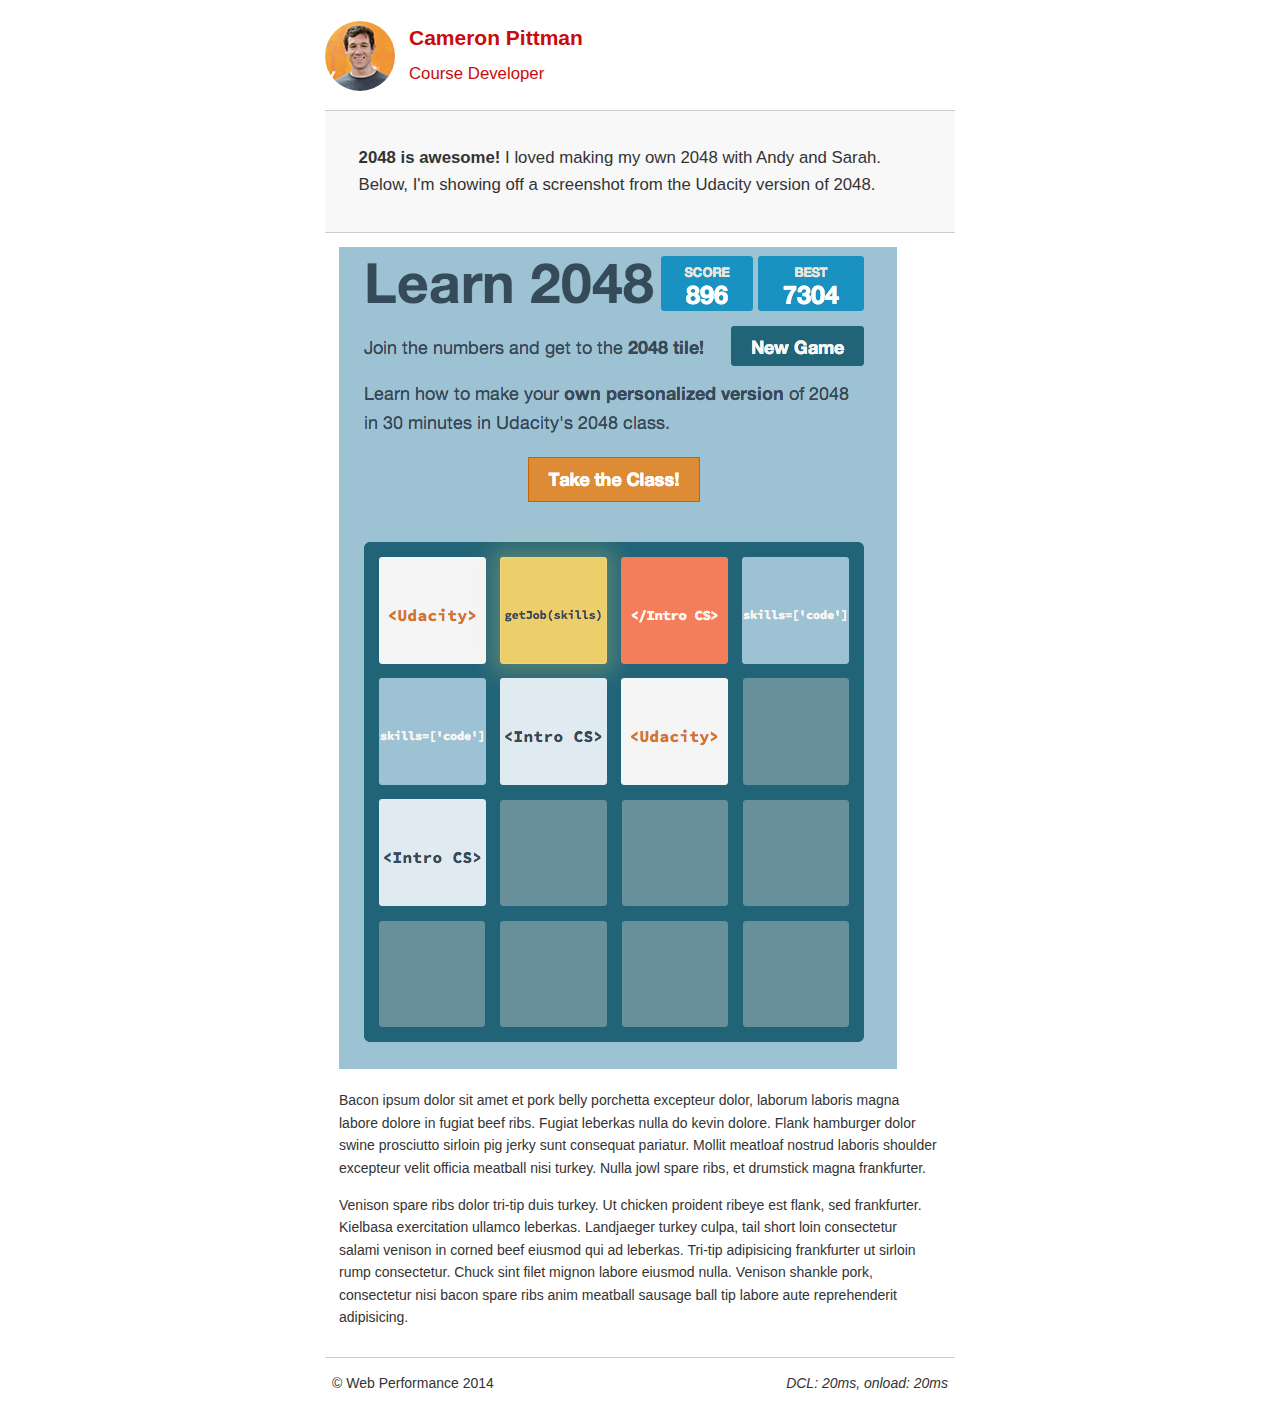
<file: project-2048.html>
<!DOCTYPE html>
<html lang="en">
  <head>
    <meta charset="utf-8">
    <meta name="viewport" content="width=device-width, initial-scale=1">
    <meta name="description" content=" FILL ME IN ">
    <meta name="author" content=" FILL ME IN ">
    <title>Cameron Pittman: Portfolio</title>

    <!-- Hmm, what is the impact of web fonts on speed? Measure it... -->
    <!-- <link href="//fonts.googleapis.com/css?family=Open+Sans:400,700" rel="stylesheet"> -->

    <link href="css/style.css" rel="stylesheet">
    <link href="css/print.css" rel="stylesheet">

    <script>
      (function(w,g){w['GoogleAnalyticsObject']=g;
      w[g]=w[g]||function(){(w[g].q=w[g].q||[]).push(arguments)};w[g].l=1*new Date();})(window,'ga');

      // Optional TODO: replace with your Google Analytics profile ID.
      ga('create', 'UA-XXXX-Y');
      ga('send', 'pageview');
    </script>
    <script src="//www.google-analytics.com/analytics.js"></script>
    <script src="js/perfmatters.js"></script>
  </head>

  <body>
    <header>
      <a href="/"><img src="img/profilepic.jpg"></a>
      <p>Cameron Pittman<br><span>Course Developer</span></p>
    </header>

    <div class="container">
      <div class="hero">
        <strong>2048 is awesome!</strong> I loved making my own 2048 with Andy and Sarah. Below, I'm showing off a screenshot from the Udacity version of 2048.
      </div>

      <div class="content">

        <img class="img-responsive" src="img/2048.png">

        <p>Bacon ipsum dolor sit amet et pork belly porchetta excepteur dolor, laborum laboris magna labore dolore in fugiat beef ribs. Fugiat leberkas nulla do kevin dolore. Flank hamburger dolor swine prosciutto sirloin pig jerky sunt consequat pariatur. Mollit meatloaf nostrud laboris shoulder excepteur velit officia meatball nisi turkey. Nulla jowl spare ribs, et drumstick magna frankfurter.</p>

        <p>Venison spare ribs dolor tri-tip duis turkey. Ut chicken proident ribeye est flank, sed frankfurter. Kielbasa exercitation ullamco leberkas. Landjaeger turkey culpa, tail short loin consectetur salami venison in corned beef eiusmod qui ad leberkas. Tri-tip adipisicing frankfurter ut sirloin rump consectetur. Chuck sint filet mignon labore eiusmod nulla. Venison shankle pork, consectetur nisi bacon spare ribs anim meatball sausage ball tip labore aute reprehenderit adipisicing.</p>

    </div>

    <footer>
      <p>&copy; Web Performance 2014 <span id="crp-stats"></span></p>
    </footer>
  </body>
</html>
</file>
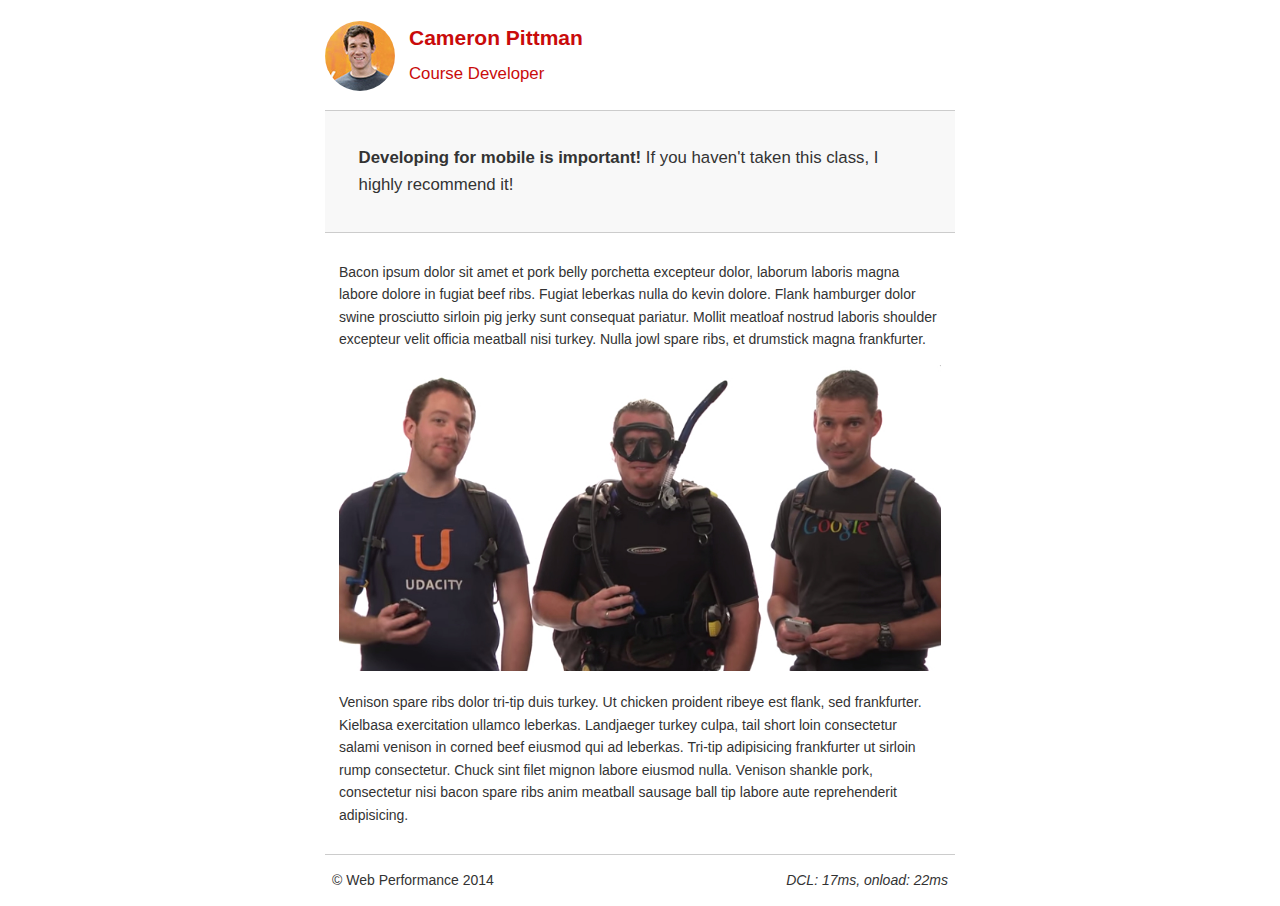
<file: project-mobile.html>
<!DOCTYPE html>
<html lang="en">
  <head>
    <meta charset="utf-8">
    <meta name="viewport" content="width=device-width, initial-scale=1">
    <meta name="description" content=" FILL ME IN ">
    <meta name="author" content=" FILL ME IN ">
    <title>Cameron Pitman: Portfolio</title>

    <!-- Hmm, what is the impact of web fonts on speed? Measure it... -->
    <!-- <link href="//fonts.googleapis.com/css?family=Open+Sans:400,700" rel="stylesheet"> -->

    <link href="css/style.css" rel="stylesheet">
    <link href="css/print.css" rel="stylesheet">

    <script>
      (function(w,g){w['GoogleAnalyticsObject']=g;
      w[g]=w[g]||function(){(w[g].q=w[g].q||[]).push(arguments)};w[g].l=1*new Date();})(window,'ga');

      // Optional TODO: replace with your Google Analytics profile ID.
      ga('create', 'UA-XXXX-Y');
      ga('send', 'pageview');
    </script>
    <script src="http://www.google-analytics.com/analytics.js"></script>
    <script async src="js/perfmatters.js"></script>
  </head>

  <body>
    <header>
      <a href="/"><img src="img/profilepic.jpg"></a>
      <p>Cameron Pittman<br><span>Course Developer</span></p>
    </header>

    <div class="container">
      <div class="hero">
        <strong>Developing for mobile is important!</strong> If you haven't taken this class, I highly recommend it!
      </div>

      <div class="content">

        <p>Bacon ipsum dolor sit amet et pork belly porchetta excepteur dolor, laborum laboris magna labore dolore in fugiat beef ribs. Fugiat leberkas nulla do kevin dolore. Flank hamburger dolor swine prosciutto sirloin pig jerky sunt consequat pariatur. Mollit meatloaf nostrud laboris shoulder excepteur velit officia meatball nisi turkey. Nulla jowl spare ribs, et drumstick magna frankfurter.</p>

        <img src="img/mobilewebdev.jpg">

        <p>Venison spare ribs dolor tri-tip duis turkey. Ut chicken proident ribeye est flank, sed frankfurter. Kielbasa exercitation ullamco leberkas. Landjaeger turkey culpa, tail short loin consectetur salami venison in corned beef eiusmod qui ad leberkas. Tri-tip adipisicing frankfurter ut sirloin rump consectetur. Chuck sint filet mignon labore eiusmod nulla. Venison shankle pork, consectetur nisi bacon spare ribs anim meatball sausage ball tip labore aute reprehenderit adipisicing.</p>

    </div>

    <footer>
      <p>&copy; Web Performance 2014 <span id="crp-stats"></span></p>
    </footer>
  </body>
</html>
</file>
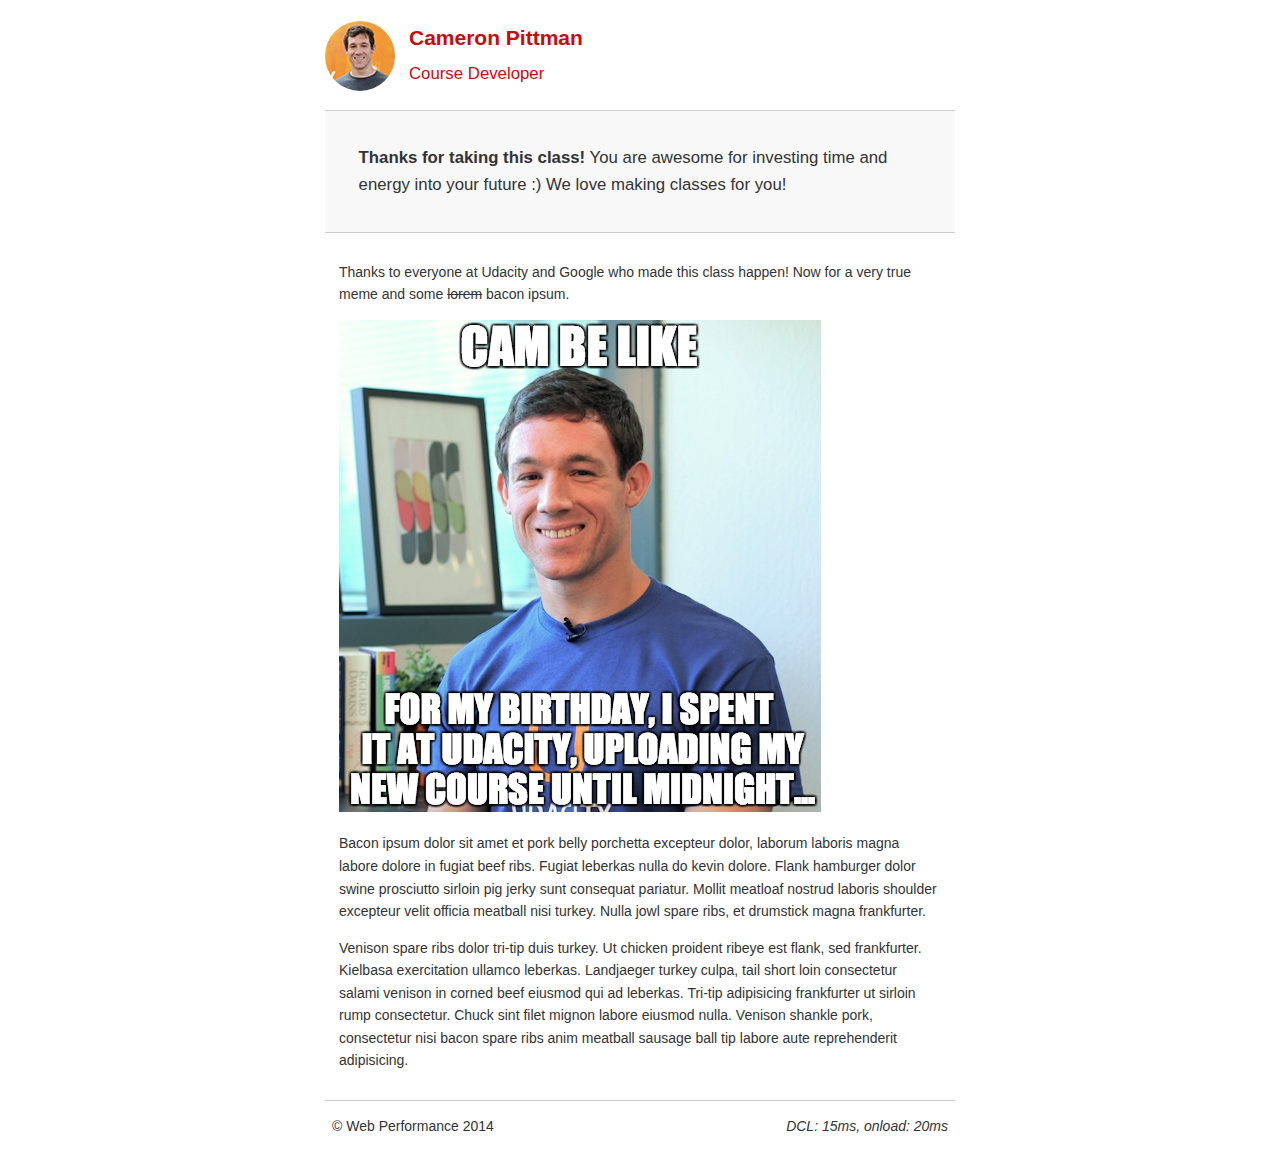
<file: project-webperf.html>
<!DOCTYPE html>
<html lang="en">
  <head>
    <meta charset="utf-8">
    <meta name="viewport" content="width=device-width, initial-scale=1">
    <meta name="description" content=" FILL ME IN ">
    <meta name="author" content=" FILL ME IN ">
    <title>Cameron Pittman: Portfolio</title>

    <!-- Hmm, what is the impact of web fonts on speed? Measure it... -->
    <!-- <link href="//fonts.googleapis.com/css?family=Open+Sans:400,700" rel="stylesheet"> -->

    <link href="css/style.css" rel="stylesheet">
    <link href="css/print.css" rel="stylesheet">

    <script>
      (function(w,g){w['GoogleAnalyticsObject']=g;
      w[g]=w[g]||function(){(w[g].q=w[g].q||[]).push(arguments)};w[g].l=1*new Date();})(window,'ga');

      // Optional TODO: replace with your Google Analytics profile ID.
      ga('create', 'UA-XXXX-Y');
      ga('send', 'pageview');
    </script>
    <script src="http://www.google-analytics.com/analytics.js"></script>
    <script async src="js/perfmatters.js"></script>
  </head>

  <body>
    <header>
      <a href="/"><img src="img/profilepic.jpg"></a>
      <p>Cameron Pittman<br><span>Course Developer</span></p>
    </header>

    <div class="container">
      <div class="hero">
        <strong>Thanks for taking this class!</strong> You are awesome for investing time and energy into your future :) We love making classes for you!
      </div>

      <div class="content">

        <p>Thanks to everyone at Udacity and Google who made this class happen! Now for a very true meme and some <strike>lorem</strike> bacon ipsum.</p>

        <img src="img/cam_be_like.jpg">

        <p>Bacon ipsum dolor sit amet et pork belly porchetta excepteur dolor, laborum laboris magna labore dolore in fugiat beef ribs. Fugiat leberkas nulla do kevin dolore. Flank hamburger dolor swine prosciutto sirloin pig jerky sunt consequat pariatur. Mollit meatloaf nostrud laboris shoulder excepteur velit officia meatball nisi turkey. Nulla jowl spare ribs, et drumstick magna frankfurter.</p>

        <p>Venison spare ribs dolor tri-tip duis turkey. Ut chicken proident ribeye est flank, sed frankfurter. Kielbasa exercitation ullamco leberkas. Landjaeger turkey culpa, tail short loin consectetur salami venison in corned beef eiusmod qui ad leberkas. Tri-tip adipisicing frankfurter ut sirloin rump consectetur. Chuck sint filet mignon labore eiusmod nulla. Venison shankle pork, consectetur nisi bacon spare ribs anim meatball sausage ball tip labore aute reprehenderit adipisicing.</p>

    </div>

    <footer>
      <p>&copy; Web Performance 2014 <span id="crp-stats"></span></p>
    </footer>
  </body>
</html>
</file>
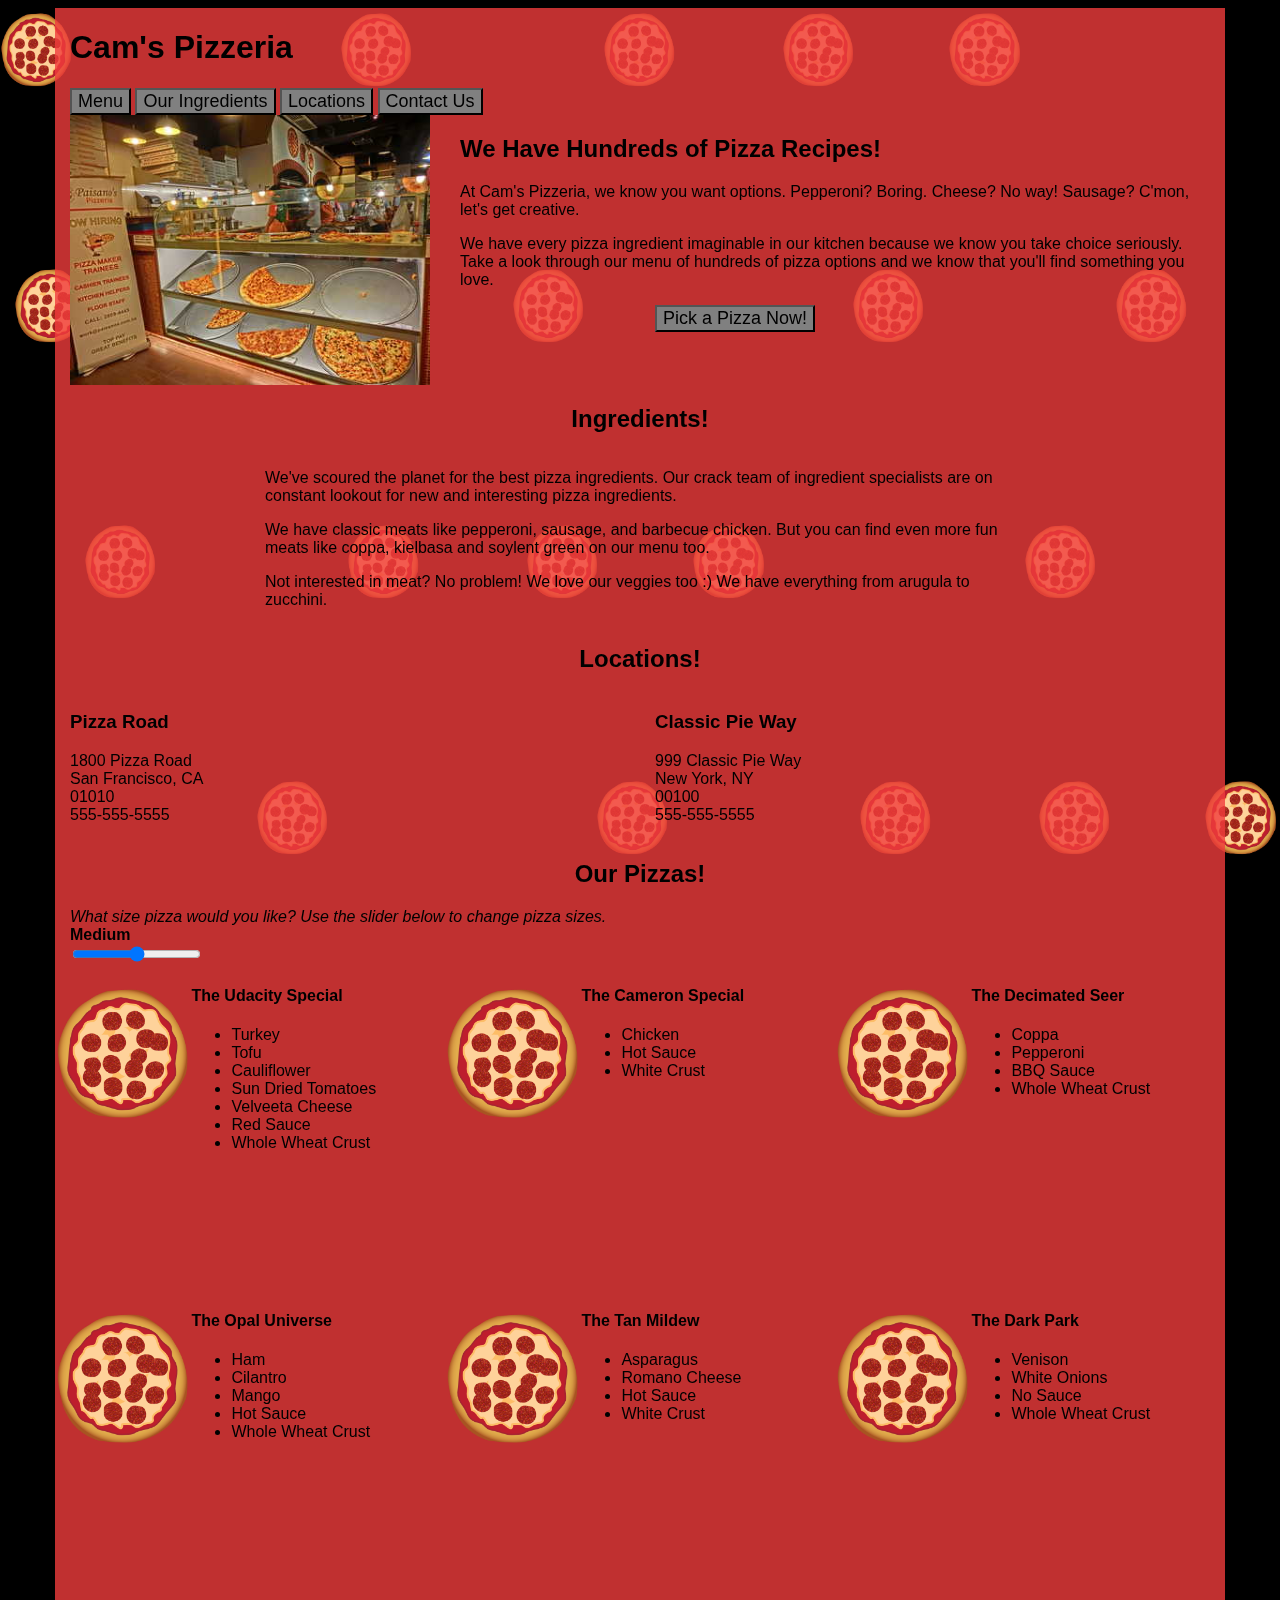
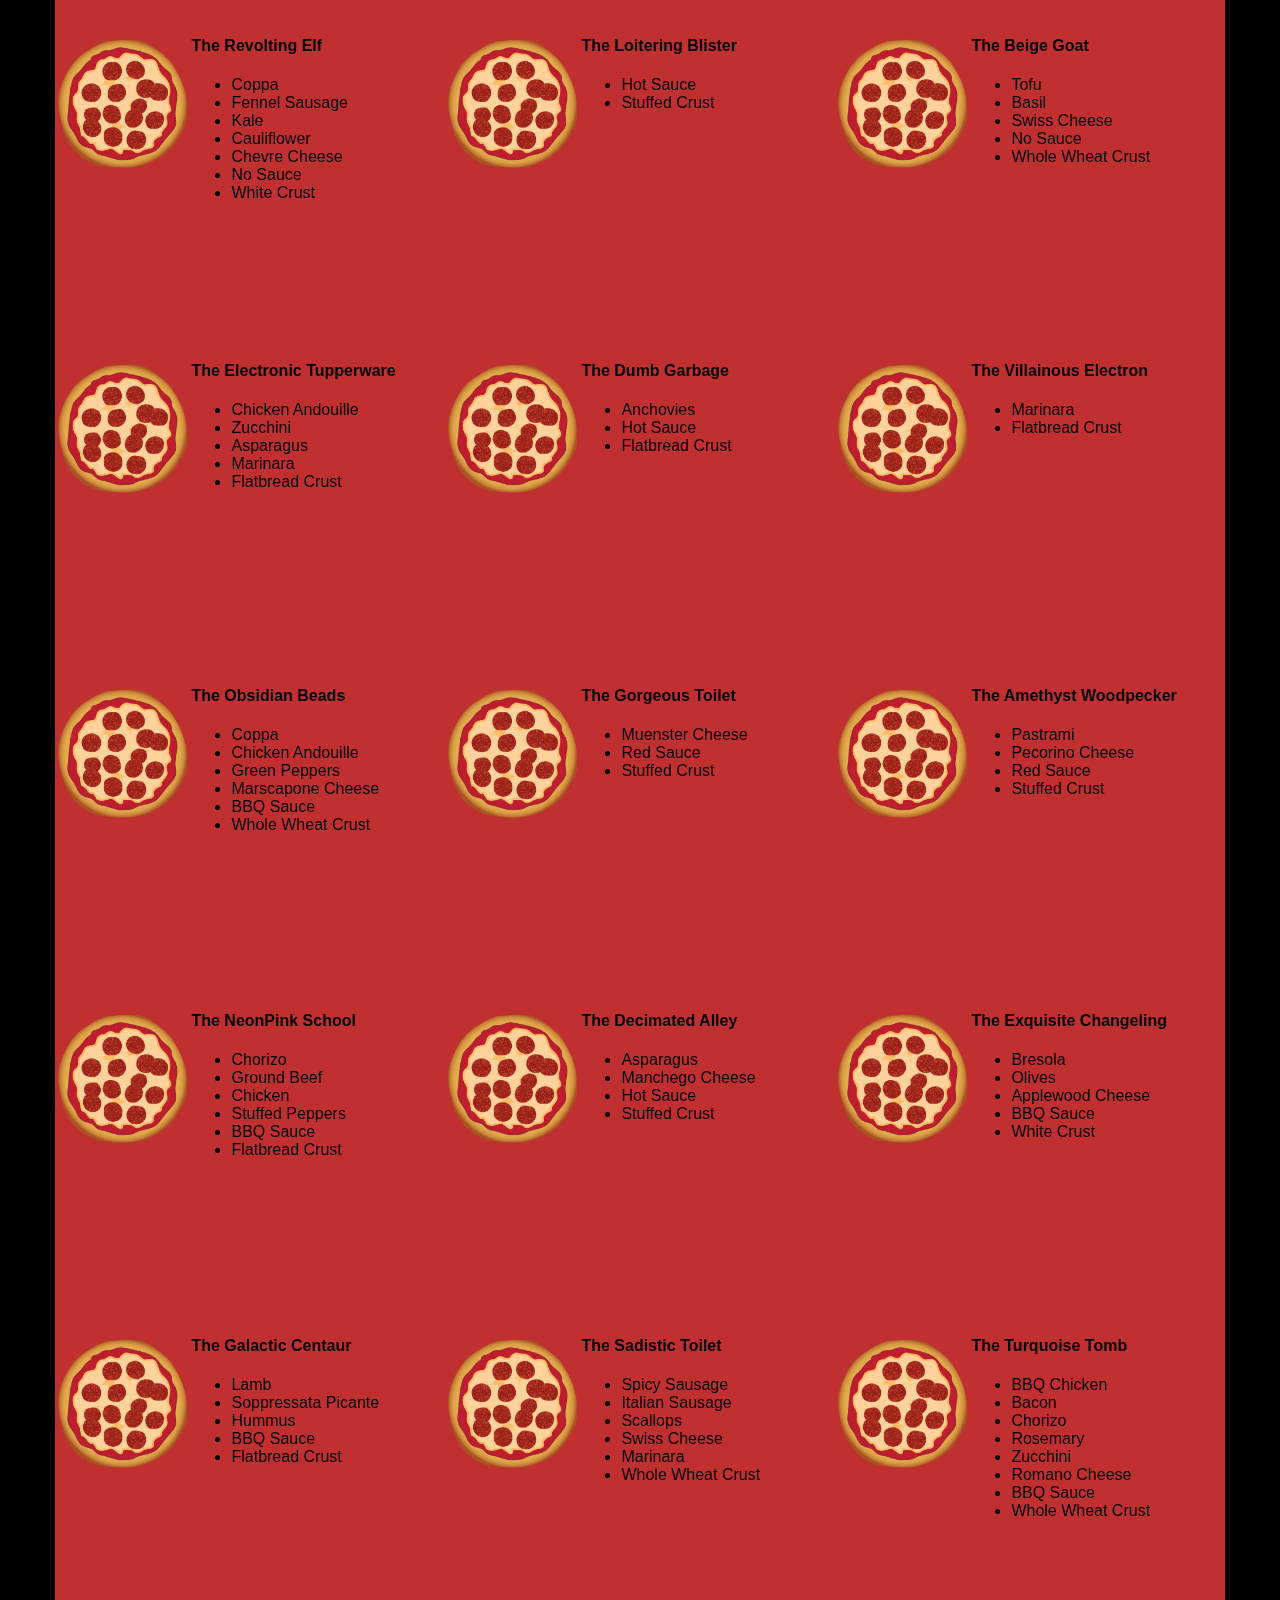
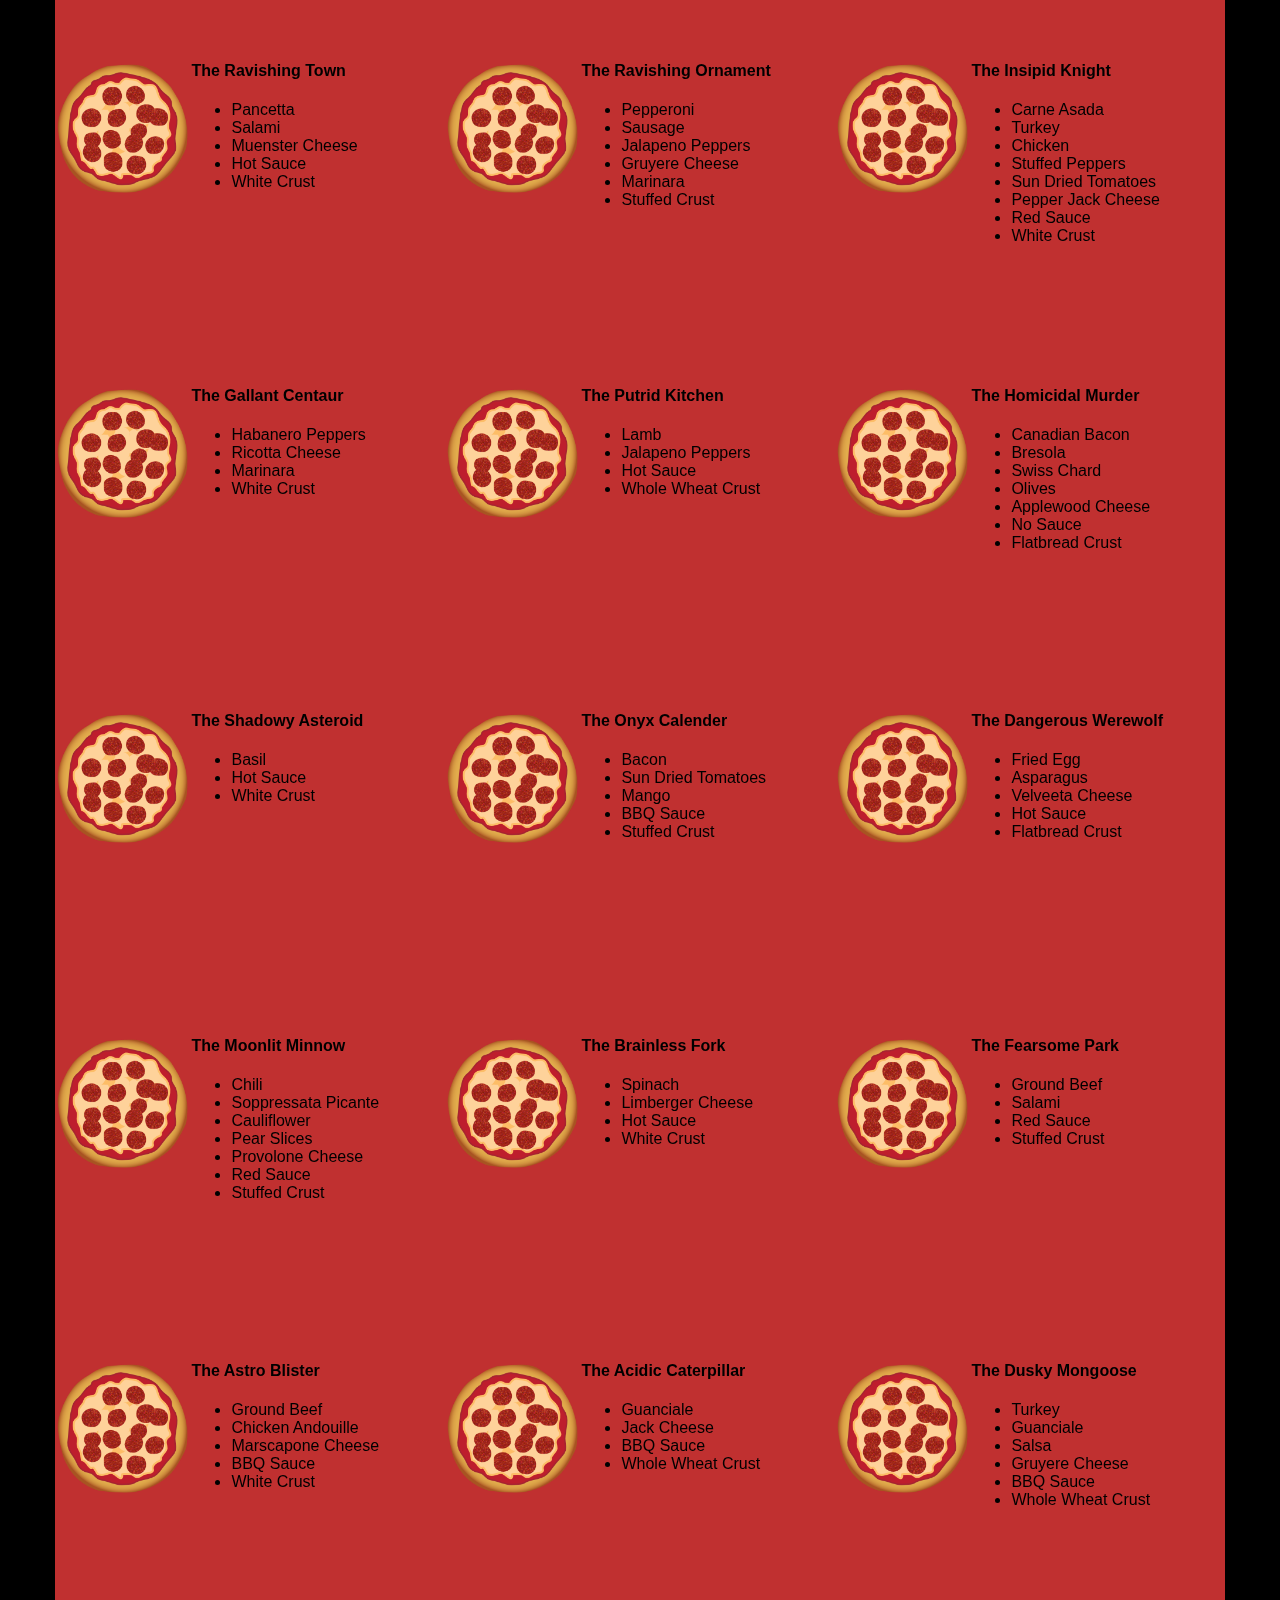
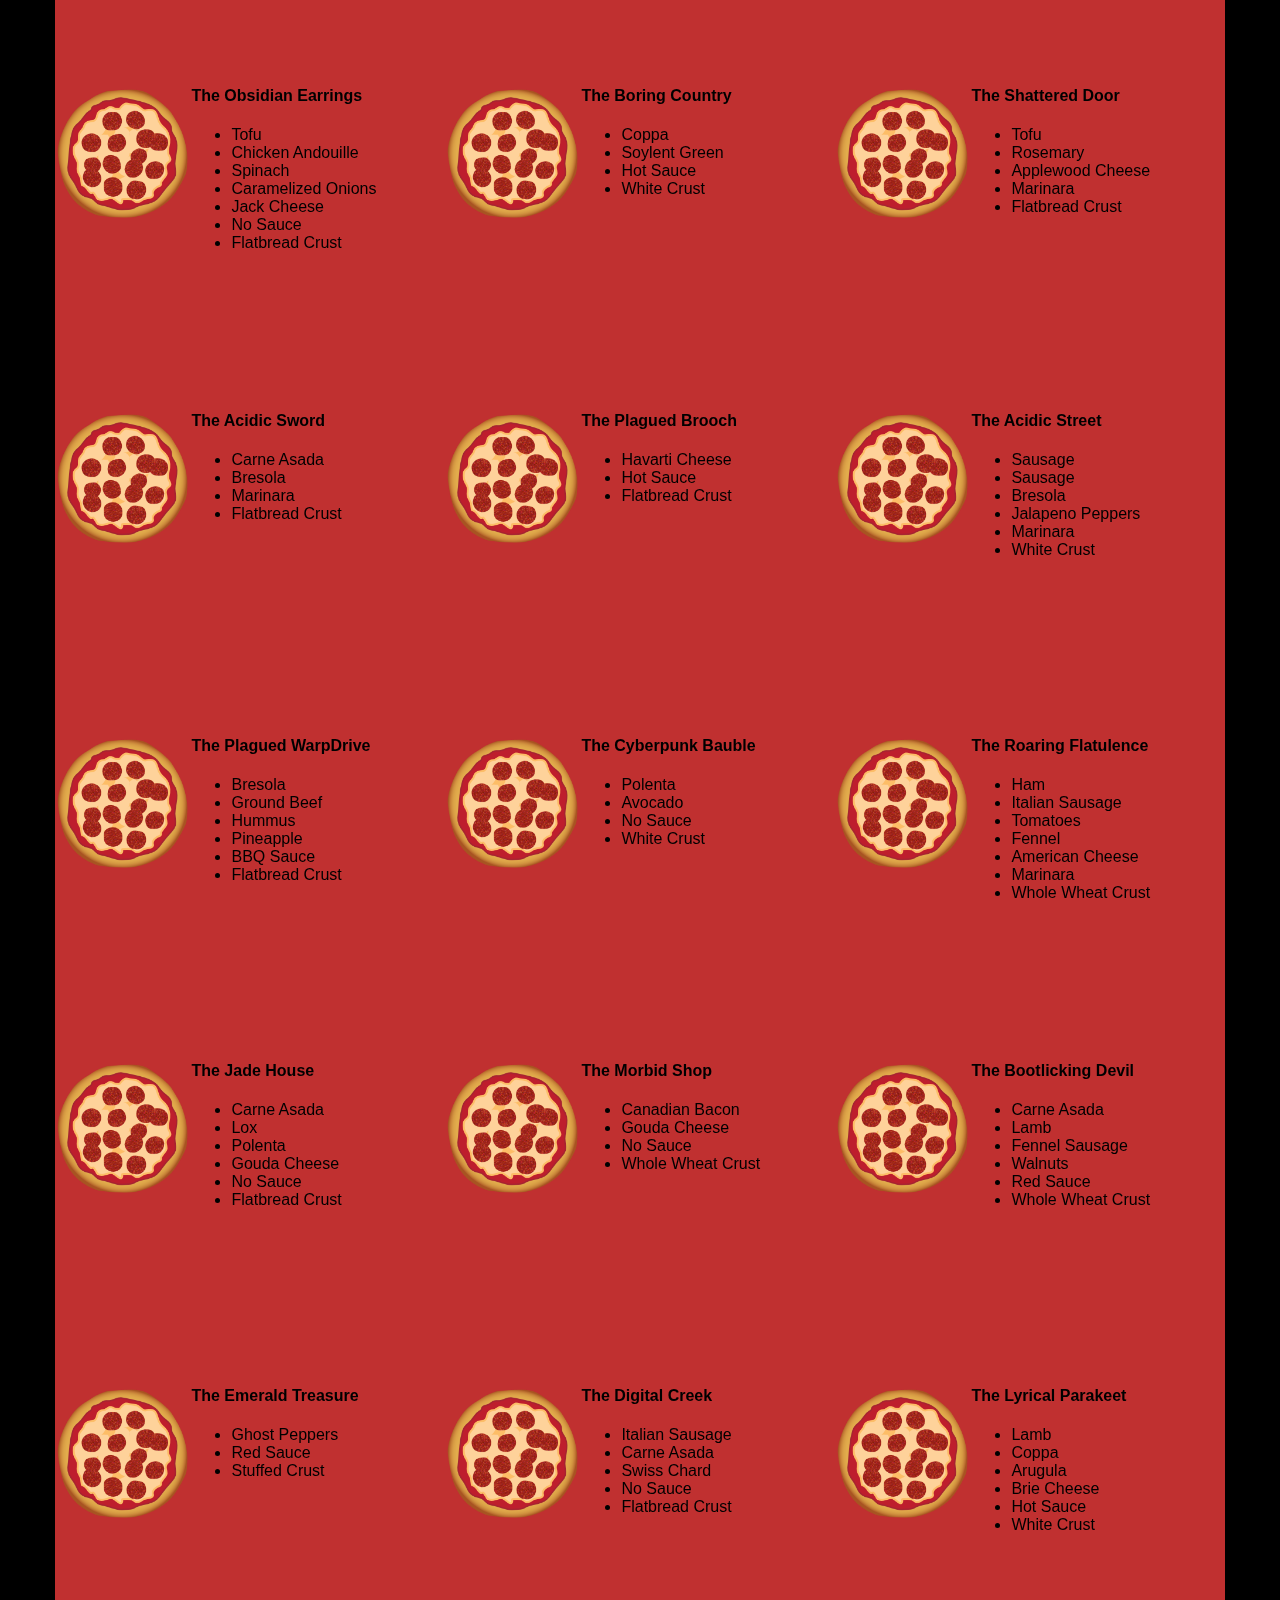
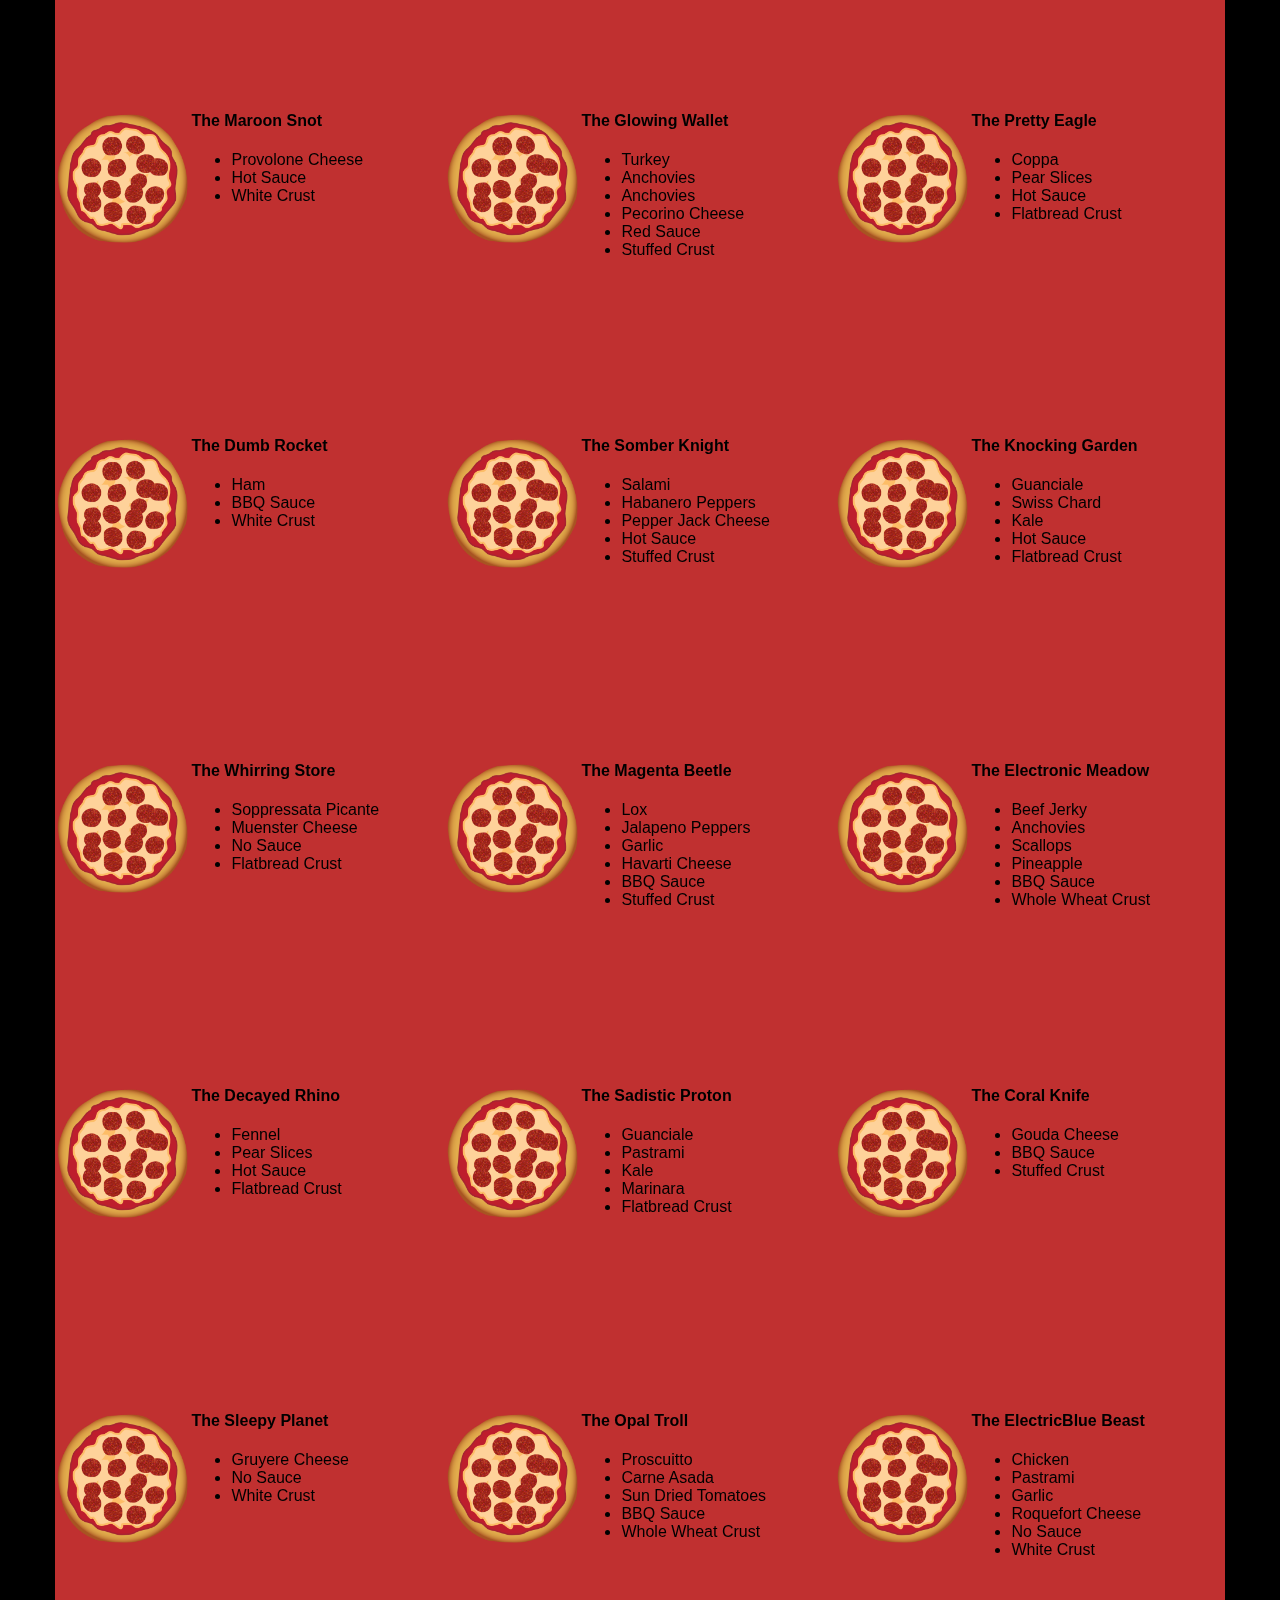
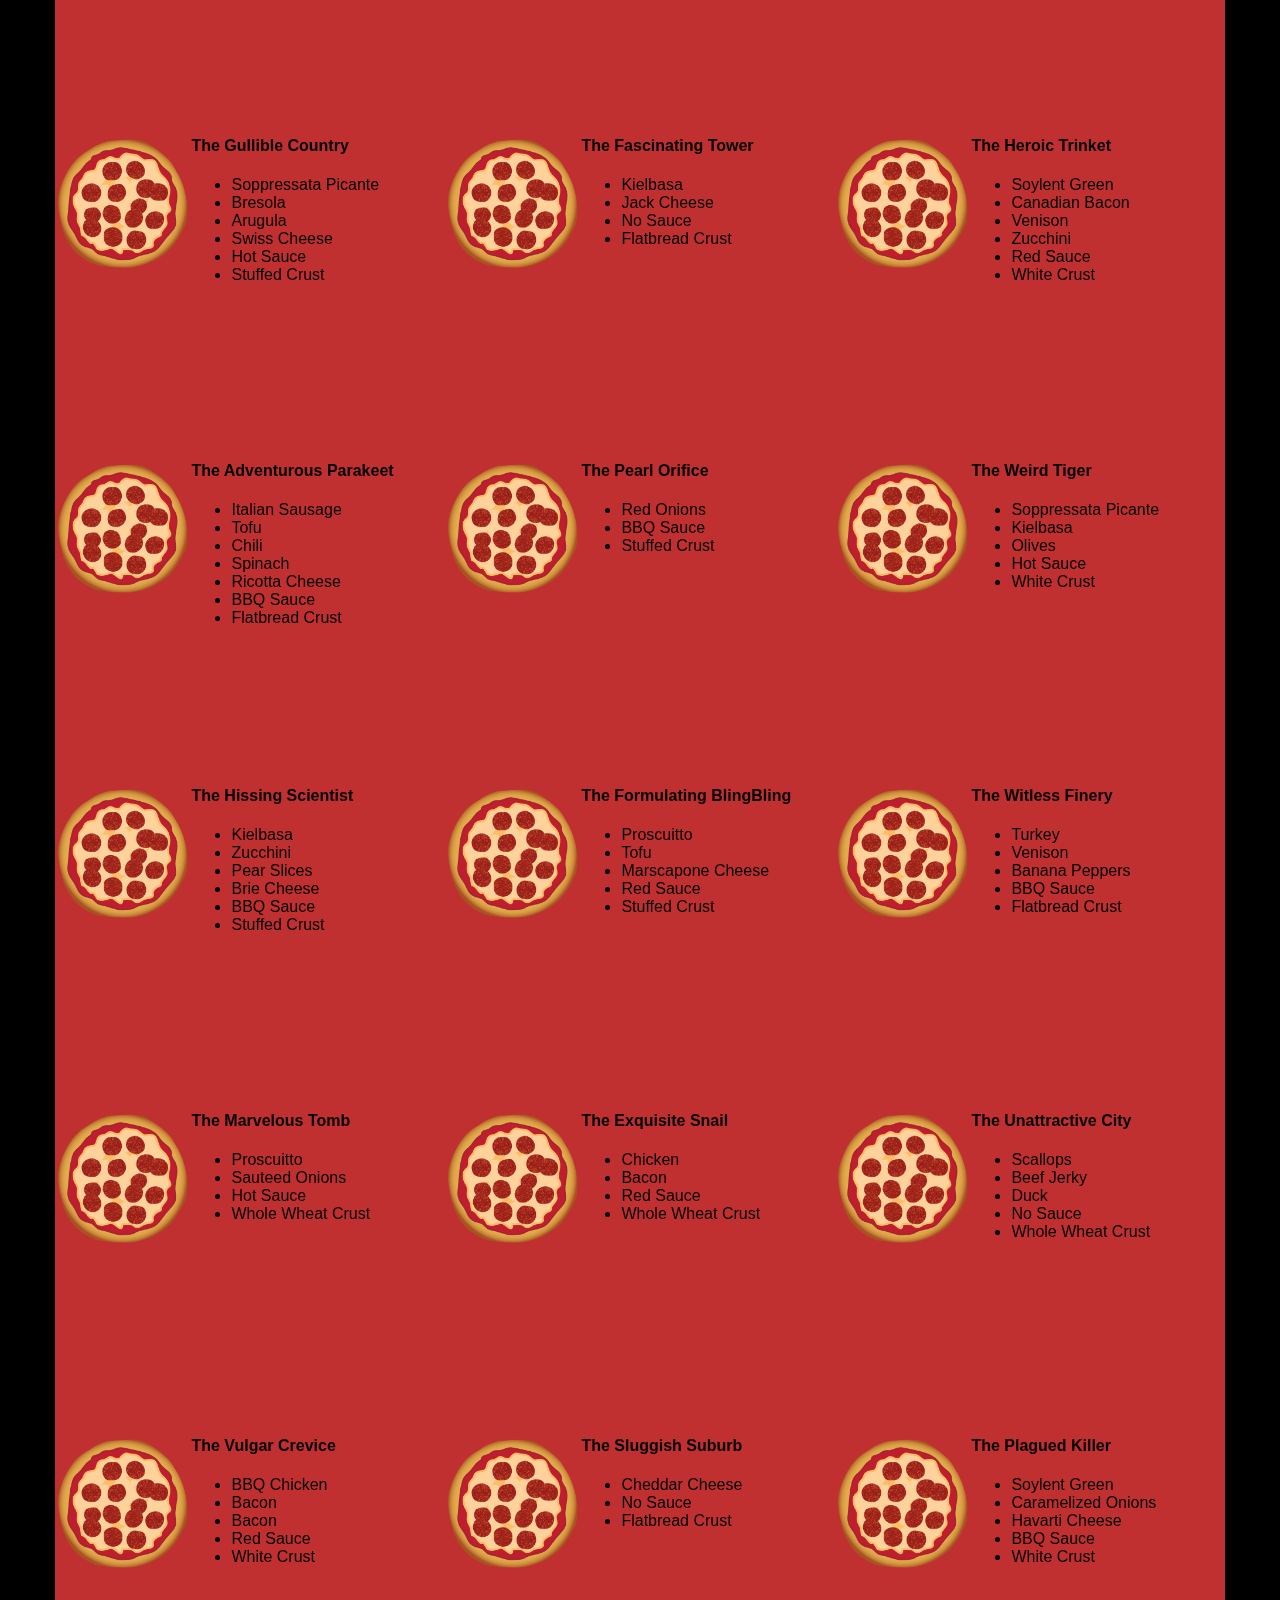
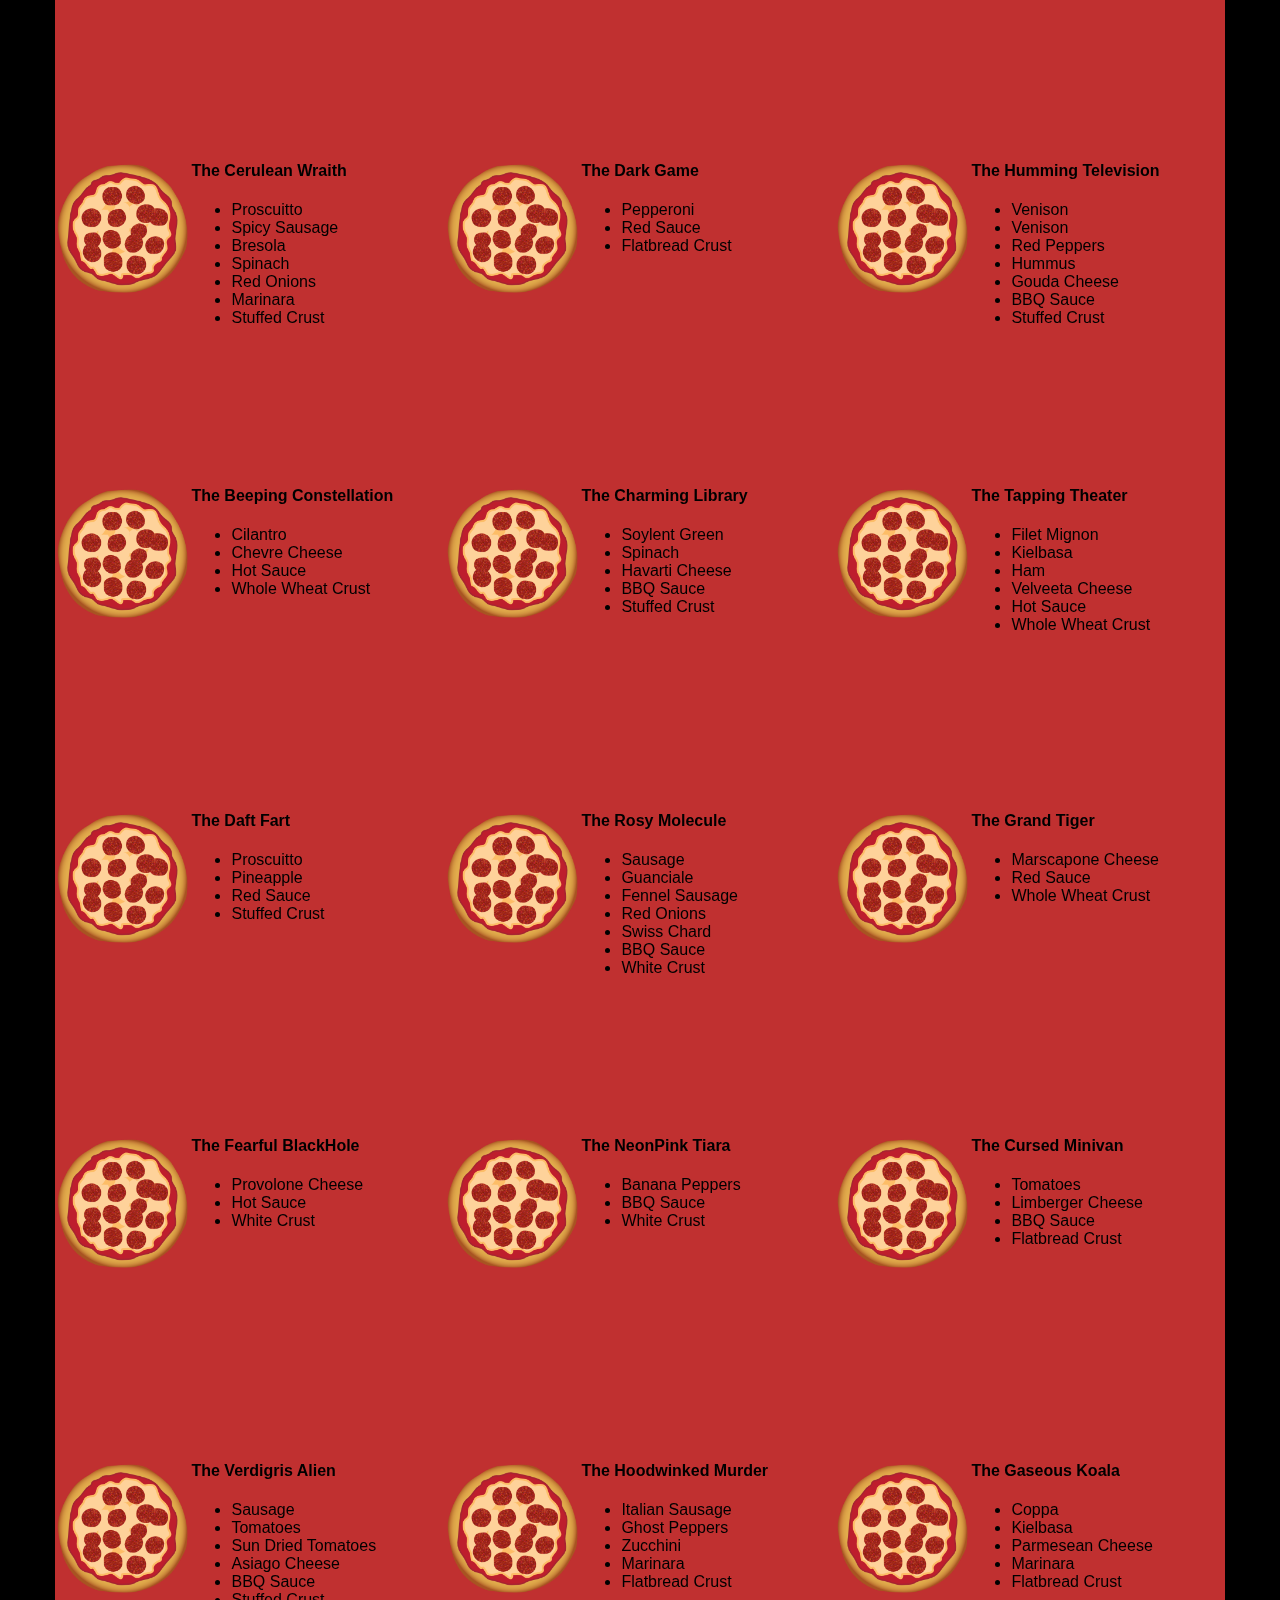
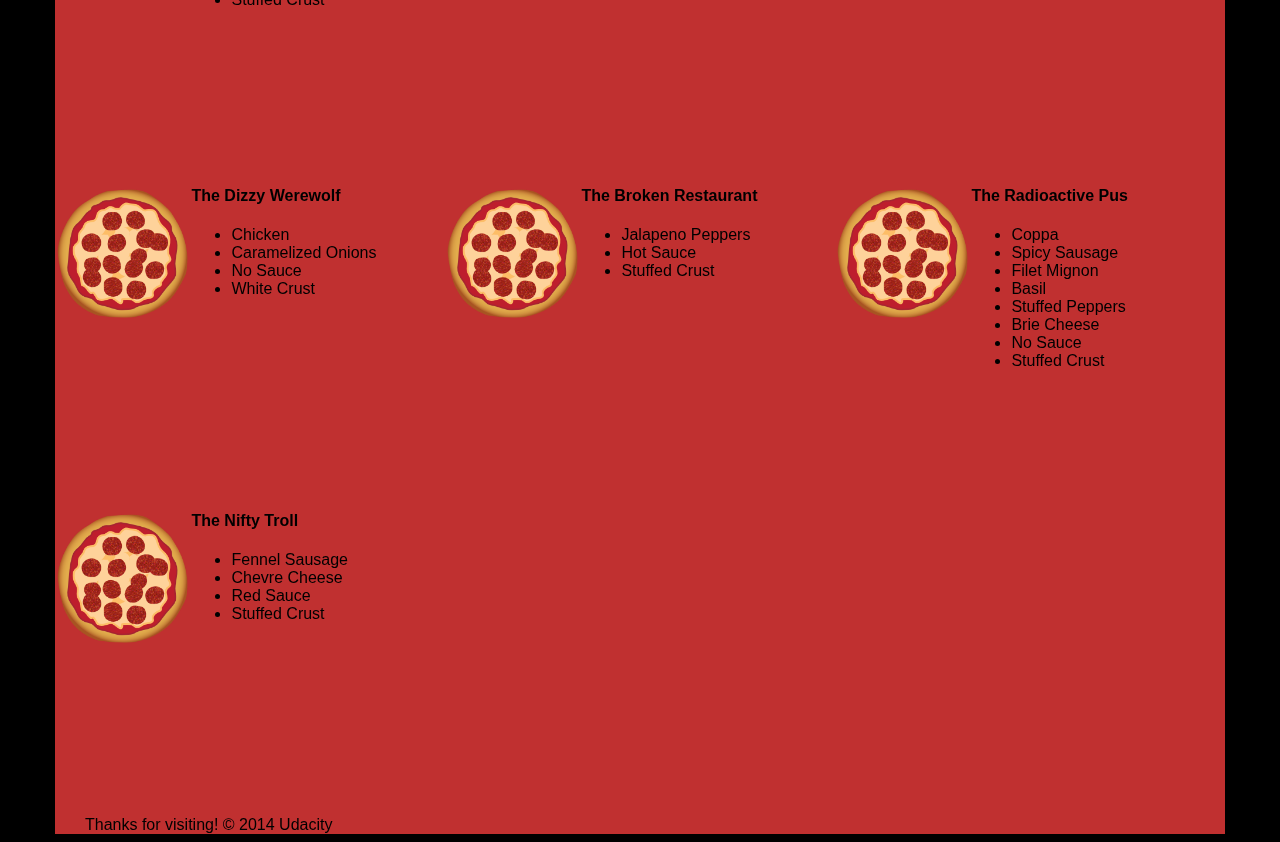
<file: views/pizza.html>
<!DOCTYPE HTML>
<html>
<head>
  <link rel="stylesheet" href="css/style.css">
  <link rel="stylesheet" href="css/bootstrap-grid.css">
</head>

<body>
  <div class="container">
    <div id="header" class="row">
      <div class="col-md-6">
        <div class="row">
          <div class="col-md-12">
            <h1>Cam's Pizzeria</h1>
            <div class="row">
              <div id="menu" class="col-md-12">
                <form action="#randomPizzas">
                  <input type="submit" value="Menu">
                </form>
                <form action="#ingredients">
                  <input type="submit" value="Our Ingredients">
                </form>
                <form action="#locations">
                  <input type="submit" value="Locations">
                </form>
                <form action="#" onsubmit="alert('Thanks for clicking! This button doesn\'t do anything because this is a fake pizzeria :\)')">
                  <input type="submit" value="Contact Us">
                </form>
              </div>
            </div>
          </div>
        </div>
      </div>
      <div id="movingPizzas1" class="col-md-6">
      </div>
    </div>
    <div id="callToAction" class="row">
      <div class="col-md-4">
        <img src="images/pizzeria_compress.jpg" class="img-responsive"> <!-- Image credit to: http://commons.wikimedia.org/wiki/File:HK_TST_night_%E5%98%89%E8%98%AD%E9%81%93_Granville_Road_restaurant_Paisano's_Pizzeria_pizza_Dec-2013.JPG -->
      </div>
      <div class="col-md-8">
        <div class="row">
          <div class="col-md-12">
            <h2>We Have Hundreds of Pizza Recipes!</h2>
            <p>At Cam's Pizzeria, we know you want options. Pepperoni? Boring. Cheese? No way! Sausage? C'mon, let's get creative.</p>

            <p>We have every pizza ingredient imaginable in our kitchen because we know you take choice seriously. Take a look through our menu of hundreds of pizza options and we know that you'll find something you love.</p>
          </div>
        </div>
        <div class="row">
          <div class="col-md-6 col-md-push-3">
            <form action="#randomPizzas">
              <input type="submit" value="Pick a Pizza Now!">
            </form>
          </div>
        </div>
      </div>
    </div>
    <div id="ingredients" class="row">
      <div class="col-md-8 col-md-push-2">
        <div class="row">
          <div class="col-md-12 centered">
            <h2>Ingredients!</h2>
          </div>
        </div>
        <div class="row">
          <div class="col-md-12">
            <p>We've scoured the planet for the best pizza ingredients. Our crack team of ingredient specialists are on constant lookout for new and interesting pizza ingredients.</p>

            <p>We have classic meats like pepperoni, sausage, and barbecue chicken. But you can find even more fun meats like coppa, kielbasa and soylent green on our menu too.</p>

            <p>Not interested in meat? No problem! We love our veggies too :) We have everything from arugula to zucchini.</p>
          </div>
        </div>
      </div>
    </div>
    <div id="locations" class="row">
      <div class="col-md-12">
        <h2 style="text-align: center">Locations!</h2>
        <div class="row">
          <div class="col-md-6">
            <h3>Pizza Road</h3>
            <p>1800 Pizza Road<br>San Francisco, CA<br>01010<br>555-555-5555</p>
          </div>
          <div class="col-md-6">
            <h3>Classic Pie Way</h3>
            <p>999 Classic Pie Way<br>New York, NY<br>00100<br>555-555-5555</p>
          </div>
        </div>
      </div>
    </div>
    <div id="pizzaGenerator" class="row">
      <div class="col-md-12">
        <h2 style="text-align: center">Our Pizzas!</h2>
        <div class="row">
          <div class="col-md-12">
            <em>What size pizza would you like? Use the slider below to change pizza sizes.</em>
          </div>
          <div id="pizzaSize" class="col-md-6">Medium</div>
          <div class="col-md-12">
            <input id="sizeSlider" type="range" min="1" max="3" value="2" step="1" onchange="resizePizzas(this.value)"></input>
          </div>
        </div>
        <div id="randomPizzas" class="row">
          <div id="pizza0" class="randomPizzaContainer" style="width:33.33%; height: 325px;">
            <div style="width:35%">
              <img src="images/pizza.png" class="img-responsive">
            </div>
            <div style="width:65%">
              <h4>The Udacity Special</h4>
              <ul>
                <li>Turkey</li>
                <li>Tofu</li>
                <li>Cauliflower</li>
                <li>Sun Dried Tomatoes</li>
                <li>Velveeta Cheese</li>
                <li>Red Sauce</li>
                <li>Whole Wheat Crust</li>
              </ul>
            </div>
          </div>
          <div id="pizza1" class="randomPizzaContainer" style="width:33.33%; height: 325px;">
            <div style="width:35%">
              <img src="images/pizza.png" class="img-responsive">
            </div>
            <div style="width:65%">
              <h4>The Cameron Special</h4>
              <ul>
                <li>Chicken</li>
                <li>Hot Sauce</li>
                <li>White Crust</li>
              </ul>
            </div>
          </div>
        </div>
      </div>
    </div>
    <div id="footer" class="col-md-12">Thanks for visiting! &copy; 2014 Udacity</div>
  </div>
  <script type="text/javascript" src="js/main.js"></script>
</body>

</html>
</html>
</file>
<file: css/style.css>
html {
  font-size: 100%;
  overflow-y: scroll;
  -webkit-tap-highlight-color: rgba(0,0,0,0);
  -ms-text-size-adjust: 100%;
  -webkit-text-size-adjust: none;
}
body { margin: 0; font-size: 14px; line-height: 1.61; font-weight: 400; }
body, button, input, select, textarea { font-family: 'Open Sans', sans-serif; color: #333; }

a { color: #12C; }
a:visited { color: #61C; }
a:focus { outline: thin dotted; }
a:hover, a:active { color: #c00; outline: 0; }

b, strong { font-weight: bold; }
pre, code { font-family: monospace, monospace; font-size: 1em; }
ul, ol { margin: 1em 0; padding: 0 0 0 20px; }
img { border: 0; max-width: 100%; }

body { background: #fff; }
header, footer, .container { max-width: 45em; margin: 0 auto; }

header { padding: 0 0.5em; color: #C90B0B; }
header img { border-radius: 40px; float: left; }
header p { font-size:1.5em; font-weight: bold; padding-left: 4em;}
header p span { font-size: 0.8em; font-weight: normal;}

.hero { padding: 2em; background-color: #f8f8f8; font-size:1.2em;
  border-bottom: 1px solid #ccc;
  border-top: 1px solid #ccc;
}

.content { padding: 1em 1em; }
.content li { list-style-type: none; font-size: 1.1em;}
li img { float:left; padding-right: 1em; }
li p { font-size: 0.9em; font-style: italic; }

footer {
  padding: 0 0.5em;
  border-top: 1px solid #ccc;
}
footer span { float: right; font-style: italic; }

/* Smartphones (portrait) */
@media only screen and (max-width: 480px) {
  body { font-size: 12px;}
  header p { padding-left: 4.5em;}
}
</file>
<file: css/print.css>
@media print {
  * { background: transparent !important; color: black !important; text-shadow: none !important; filter:none !important; -ms-filter: none !important; }
  a, a:visited { color: #444 !important; text-decoration: underline; }
  a[href]:after { content: " (" attr(href) ")"; }
  tr, img { page-break-inside: avoid; }
  img { max-width: 100% !important; }
  @page { margin: 0.5cm; }
  p, h2, h3 { orphans: 3; widows: 3; }
  h2, h3{ page-break-after: avoid; }
}
</file>
<file: views/css/style.css>
/** {
  outline: 1px solid red !important;
}*/
* {
  -webkit-box-sizing: border-box;
  -moz-box-sizing: border-box;
  -box-sizing: border-box;
}

body {
  font-family: "Trebuchet MS", Helvetica, sans-serif;
  background: black;
}

input {
  background: grey;
  font-size: 18px;
}

form {
  display: inline-block;
}

.centered {
  text-align: center;
}

#pizzaSize {
  font-weight: 800;
}

.mover {
  transform: translateZ(0);
  position: fixed;
  width: 256px;
  z-index: -1;
}

.randomPizzaContainer {
  float: left;
  display: flex;
}

.randomPizzaContainer:after {
  content: "";
  display: table;
  clear:both;
}

 .container {
  background-color: rgba(240, 60, 60, 0.8);
}
</file>
